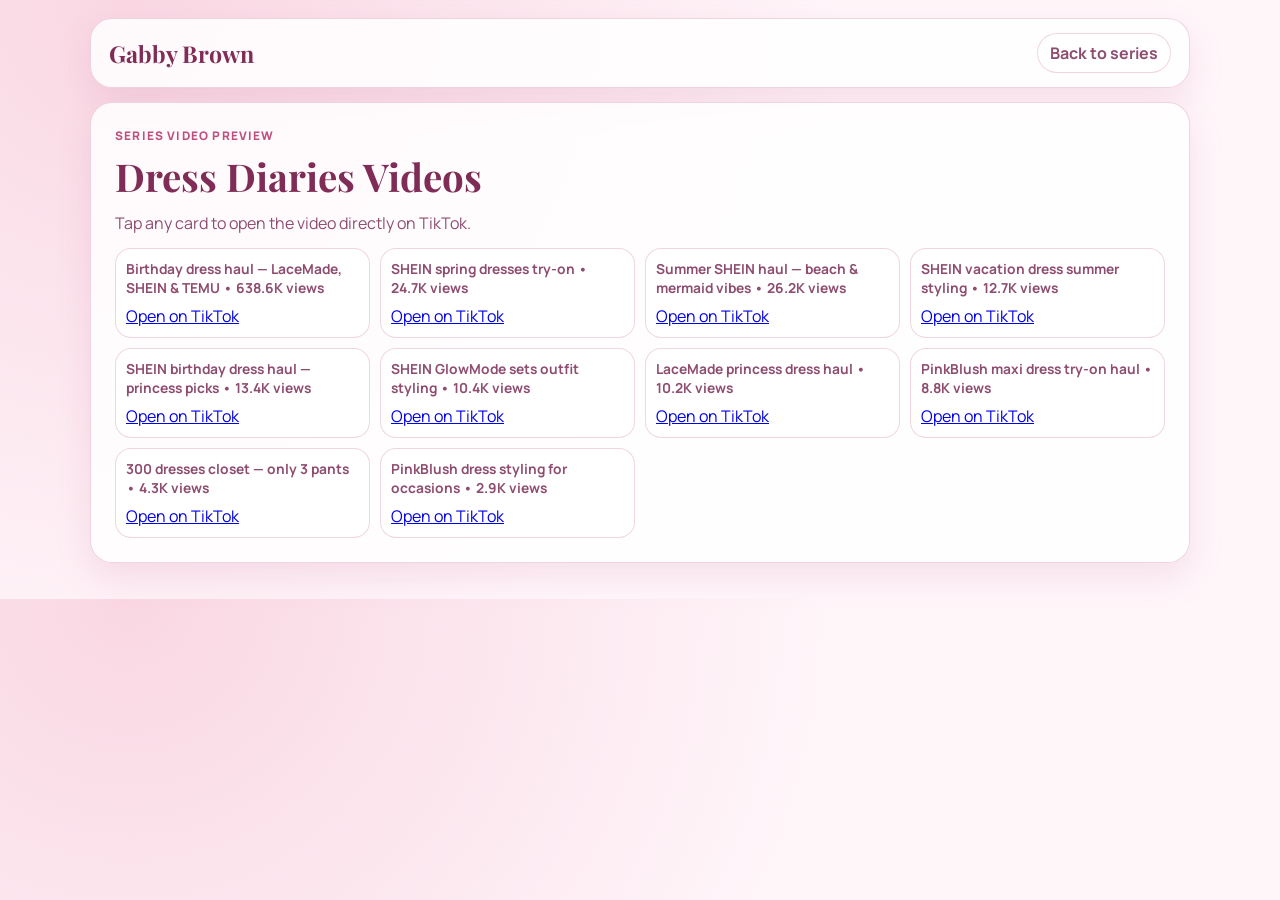
<file: series-videos.html>
<!DOCTYPE html>
<html lang="en">
<head>
  <meta charset="UTF-8">
  <meta name="viewport" content="width=device-width, initial-scale=1.0">
  <title>Series Topic Videos | Gabby Brown</title>
  <meta name="description" content="Preview top TikTok videos for each Feminine Fashion Series topic.">
  <link rel="preconnect" href="https://fonts.googleapis.com">
  <link rel="preconnect" href="https://fonts.gstatic.com" crossorigin>
  <link href="https://fonts.googleapis.com/css2?family=Playfair+Display:wght@600;700&family=Manrope:wght@400;500;700&display=swap" rel="stylesheet">
  <style>
    :root {
      --bg-a: #f9d7e3;
      --bg-b: #fff6fa;
      --ink: #672f4c;
      --ink-soft: #8e4d70;
      --line: rgba(198, 108, 149, 0.28);
      --card: rgba(255, 255, 255, 0.86);
      --title: #7f2d56;
    }

    * {
      box-sizing: border-box;
    }

    body {
      margin: 0;
      font-family: "Manrope", sans-serif;
      color: var(--ink);
      background: radial-gradient(circle at 10% 0%, var(--bg-a), var(--bg-b) 55%);
    }

    .wrap {
      width: min(1100px, 94vw);
      margin: 18px auto 36px;
      display: grid;
      gap: 14px;
    }

    .bar,
    .panel {
      border: 1px solid var(--line);
      border-radius: 22px;
      background: var(--card);
      box-shadow: 0 14px 34px rgba(198, 108, 149, 0.16);
    }

    .bar {
      padding: 14px 18px;
      display: flex;
      align-items: center;
      justify-content: space-between;
      gap: 12px;
    }

    .brand {
      text-decoration: none;
      color: var(--title);
      font-family: "Playfair Display", serif;
      font-weight: 700;
      font-size: 1.45rem;
    }

    .back {
      text-decoration: none;
      color: var(--ink-soft);
      font-weight: 700;
      border: 1px solid var(--line);
      border-radius: 999px;
      padding: 8px 12px;
      background: rgba(255, 255, 255, 0.78);
    }

    .panel {
      padding: clamp(16px, 2.8vw, 24px);
    }

    .kicker {
      margin: 0 0 6px;
      text-transform: uppercase;
      letter-spacing: 0.1em;
      font-size: 0.74rem;
      color: #be4f7f;
      font-weight: 800;
    }

    h1 {
      margin: 0;
      font-family: "Playfair Display", serif;
      color: var(--title);
      font-size: clamp(1.55rem, 4vw, 2.4rem);
    }

    .desc {
      margin: 10px 0 0;
      color: var(--ink-soft);
      max-width: 70ch;
    }

    .video-grid {
      margin-top: 14px;
      display: grid;
      grid-template-columns: repeat(4, minmax(0, 1fr));
      gap: 10px;
    }

    .video-card {
      border: 1px solid var(--line);
      border-radius: 16px;
      background: rgba(255, 255, 255, 0.85);
      padding: 10px;
    }

    .video-meta {
      margin: 0 0 8px;
      color: var(--ink-soft);
      font-size: 0.86rem;
      font-weight: 700;
    }

    .tiktok-embed {
      margin: 0 !important;
      min-width: 100% !important;
      max-width: 100% !important;
    }

    @media (max-width: 1100px) {
      .video-grid {
        grid-template-columns: repeat(3, minmax(0, 1fr));
      }
    }

    @media (max-width: 980px) {
      .video-grid {
        grid-template-columns: repeat(2, minmax(0, 1fr));
      }
    }

    @media (max-width: 700px) {
      .video-grid {
        grid-template-columns: 1fr;
      }
    }
  </style>
</head>
<body>
  <div class="wrap">
    <header class="bar">
      <a class="brand" href="index.html#top">Gabby Brown</a>
      <a class="back" href="index.html#story">Back to series</a>
    </header>

    <main class="panel">
      <p class="kicker">Series Video Preview</p>
      <h1 id="topic-title">Femenine Fashion Series</h1>
      <p class="desc">Tap any card to open the video directly on TikTok.</p>
      <section id="video-grid" class="video-grid" aria-label="Topic video previews"></section>
    </main>
  </div>

  <script>
    const topicData = {
      "dress-diaries": {
        title: "Dress Diaries",
        videos: [
          { id: "7504461138743119135", views: "638.6K views", label: "Birthday dress haul — LaceMade, SHEIN & TEMU" },
          { id: "7621332280509828383", views: "24.7K views",  label: "SHEIN spring dresses try-on" },
          { id: "7643968802933198111", views: "26.2K views",  label: "Summer SHEIN haul — beach & mermaid vibes" },
          { id: "7646958464853396767", views: "12.7K views",  label: "SHEIN vacation dress summer styling" },
          { id: "7649133498279791903", views: "13.4K views",  label: "SHEIN birthday dress haul — princess picks" },
          { id: "7644321950008970527", views: "10.4K views",  label: "SHEIN GlowMode sets outfit styling" },
          { id: "7647699747846802719", views: "10.2K views",  label: "LaceMade princess dress haul" },
          { id: "7644378509011340574", views: "8.8K views",   label: "PinkBlush maxi dress try-on haul" },
          { id: "7651757456711748895", views: "4.3K views",   label: "300 dresses closet — only 3 pants" },
          { id: "7652154014557097246", views: "2.9K views",   label: "PinkBlush dress styling for occasions" }
        ]
      },
      "thrift-treasure": {
        title: "Thrift Treasure",
        videos: [
          { id: "7649543714284637471", views: "3.6K views",   label: "Thrift with me — Goodwill color palette finds" },
          { id: "7646166981535599903", views: "2.7K views",   label: "Girly haul — Costa Rica boutique finds" },
          { id: "7645808378064719134", views: "3.5K views",   label: "LaceMade princess dress — vintage lace find" },
          { id: "7645124710027644191", views: "4.1K views",   label: "LaceMade birthday dress haul" },
          { id: "7651757456711748895", views: "4.3K views",   label: "Closet tour — feminine dress collection" }
        ]
      },
      "princess-parties": {
        title: "Princess Parties",
        videos: [
          { id: "7505909339182353695", views: "115.9K views", label: "Garden picnic birthday — Bridgerton aesthetic" },
          { id: "7504461138743119135", views: "638.6K views", label: "Birthday dress haul Pt.3 — princess fairy picks" },
          { id: "7649133498279791903", views: "13.4K views",  label: "SHEIN birthday gifts haul — princess theme" },
          { id: "7650283305430011166", views: "12.6K views",  label: "SHEIN feminine birthday haul" },
          { id: "7645808378064719134", views: "3.5K views",   label: "LaceMade vintage princess dress" },
          { id: "7645124710027644191", views: "4.1K views",   label: "LaceMade birthday dress worn at my party" }
        ]
      },
      "girly-lifestyle": {
        title: "Girly Lifestyle",
        videos: [
          { id: "7643968802933198111", views: "26.2K views",  label: "Summer SHEIN haul — beach mermaid lifestyle" },
          { id: "7621332280509828383", views: "24.7K views",  label: "SHEIN spring dresses — everyday feminine looks" },
          { id: "7651787353052187918", views: "12.5K views",  label: "SHEIN pink top — favorite daily wear" },
          { id: "7652533132226317599", views: "10.6K views",  label: "SHEIN PalaceNights princess pajama routine" },
          { id: "7644321950008970527", views: "10.4K views",  label: "SHEIN GlowMode gym sets" },
          { id: "7649017727415373087", views: "1.2K views",   label: "Wildflower Cases — new mermaid phone case" }
        ]
      },
      "closet-color-stories": {
        title: "Closet Color Stories",
        videos: [
          { id: "7504461138743119135", views: "638.6K views", label: "Dress haul — coquette floral palette" },
          { id: "7646958464853396767", views: "12.7K views",  label: "SHEIN summer vacation dress palette" },
          { id: "7651787353052187918", views: "12.5K views",  label: "Pink SHEIN top — color story everyday" },
          { id: "7646166981535599903", views: "2.7K views",   label: "Costa Rica haul — feminine color palette" },
          { id: "7644378509011340574", views: "8.8K views",   label: "PinkBlush floral maxi dresses color story" },
          { id: "7651757456711748895", views: "4.3K views",   label: "300 dress closet palette tour" },
          { id: "7652154014557097246", views: "2.9K views",   label: "PinkBlush occasion dresses — color variety" }
        ]
      },
      "orlando-vlog-notes": {
        title: "Orlando Vlog Notes",
        videos: [
          { id: "7505909339182353695", views: "115.9K views", label: "Garden picnic birthday vlog — Orlando" },
          { id: "7621332280509828383", views: "24.7K views",  label: "Spring SHEIN dresses — Orlando lifestyle" },
          { id: "7643968802933198111", views: "26.2K views",  label: "Summer beach haul — Orlando mermaid vibes" },
          { id: "7650283305430011166", views: "12.6K views",  label: "Birthday haul Orlando — feminine SHEIN" },
          { id: "7649017727415373087", views: "1.2K views",   label: "New phone case — creator day in Orlando" },
          { id: "7646166981535599903", views: "2.7K views",   label: "Shopping day — Costa Rica travel content" }
        ]
      }
    };

    const params = new URLSearchParams(window.location.search);
    const topicKey = params.get("topic") || "dress-diaries";
    const topic = topicData[topicKey] || topicData["dress-diaries"];

    document.getElementById("topic-title").textContent = topic.title + " Videos";

    const grid = document.getElementById("video-grid");
    topic.videos.forEach((video) => {
      const card = document.createElement("article");
      card.className = "video-card";
      card.innerHTML = `
        <p class="video-meta">${video.label} • ${video.views}</p>
        <blockquote
          class="tiktok-embed"
          cite="https://www.tiktok.com/@gabbybrownr/video/${video.id}"
          data-video-id="${video.id}"
          style="max-width: 605px; min-width: 325px;"
        >
          <section>
            <a target="_blank" rel="noopener" href="https://www.tiktok.com/@gabbybrownr/video/${video.id}">
              Open on TikTok
            </a>
          </section>
        </blockquote>
      `;
      grid.appendChild(card);
    });
  </script>
  <script async src="https://www.tiktok.com/embed.js"></script>
</body>
</html>
</file>
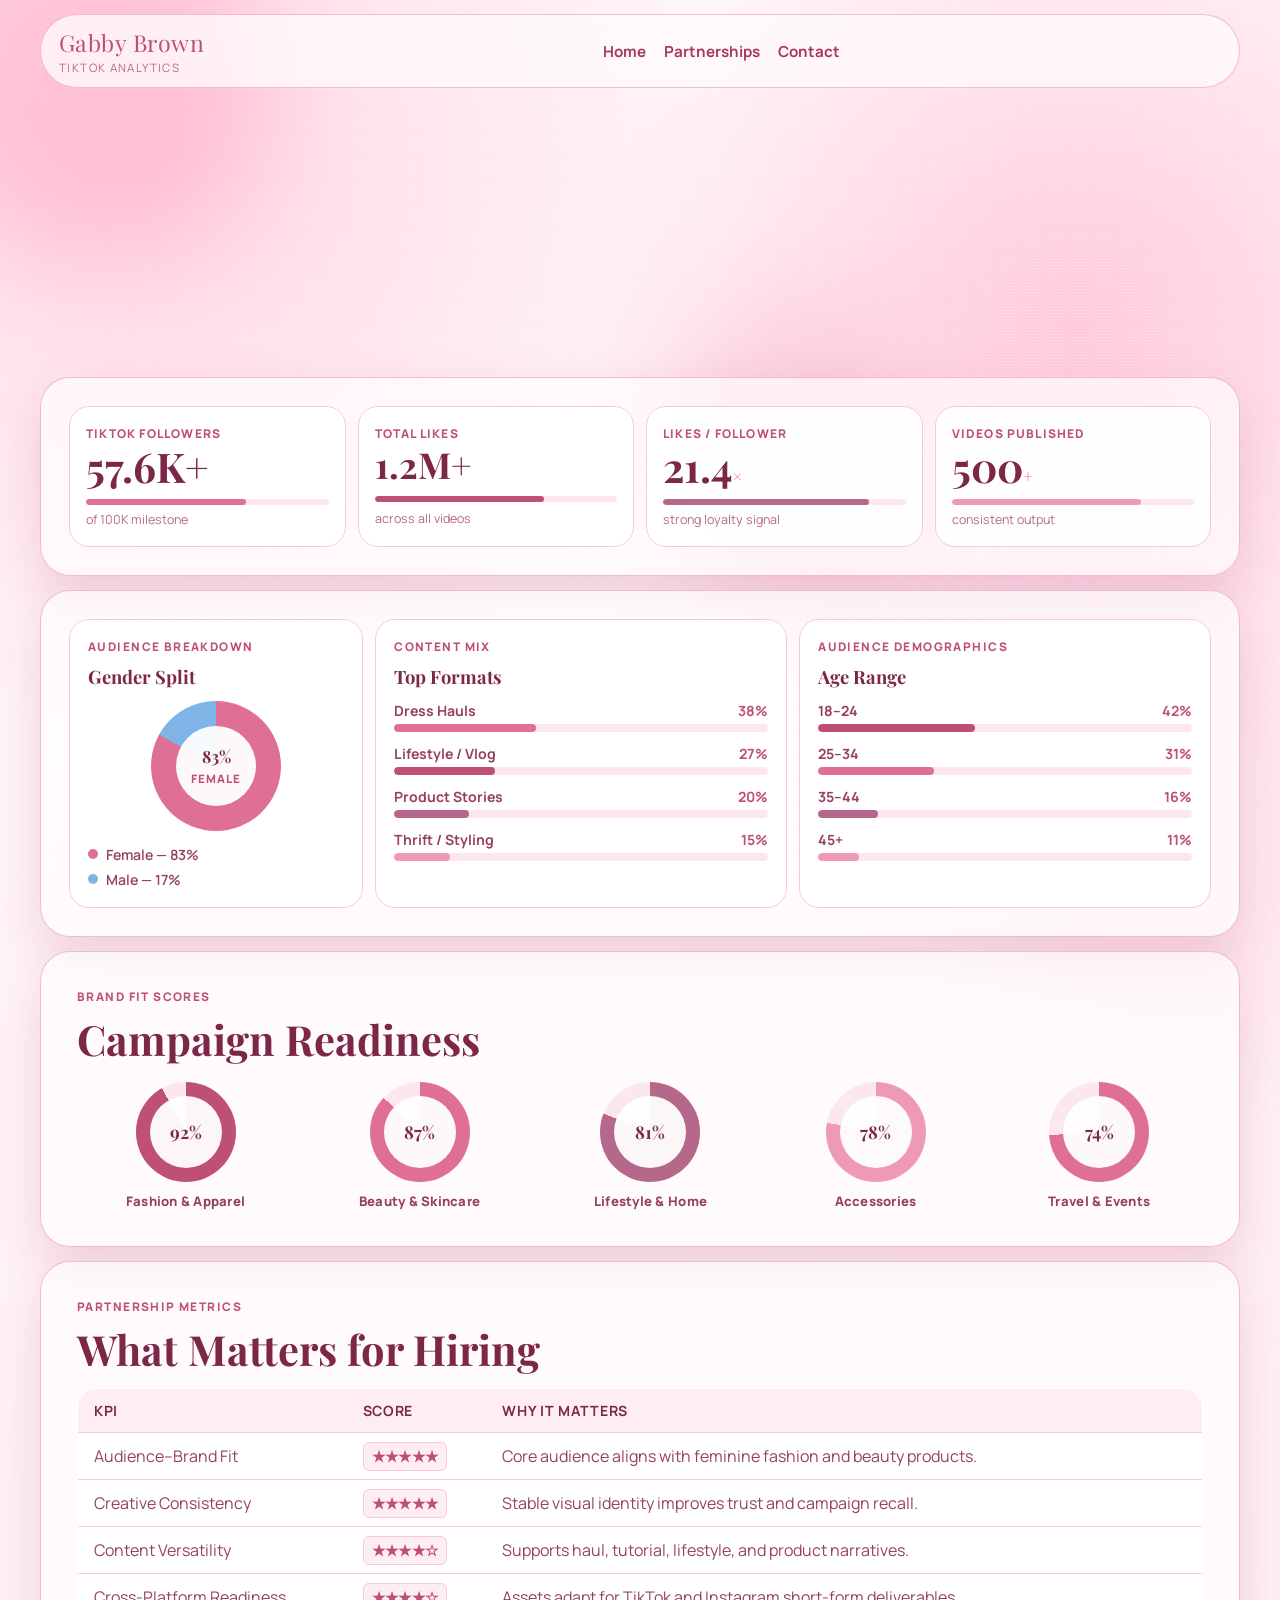
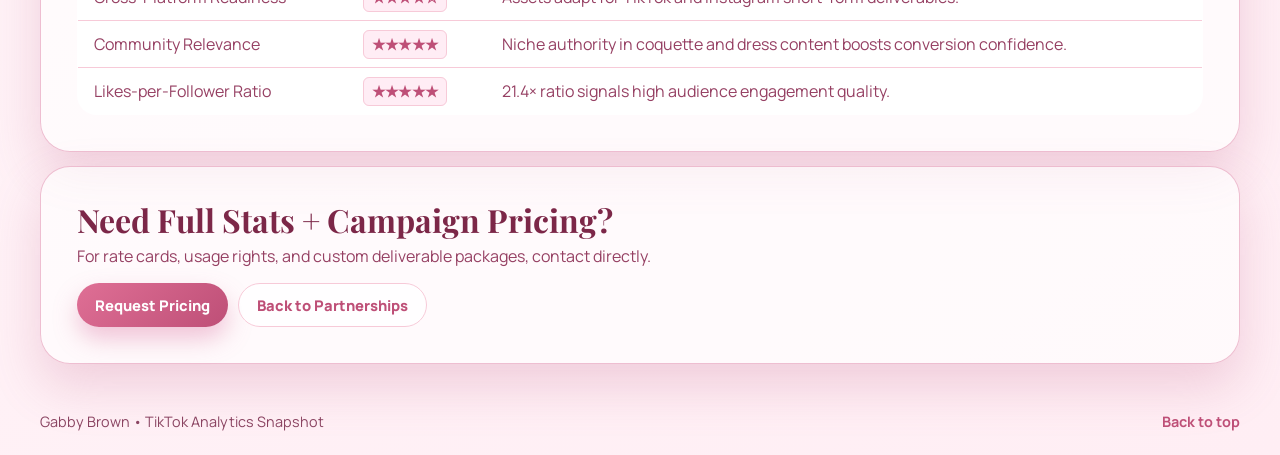
<file: tiktok-analytics.html>
<!DOCTYPE html>
<html lang="en">
<head>
  <meta charset="UTF-8">
  <meta name="viewport" content="width=device-width, initial-scale=1.0">
  <title>Gabby Brown | TikTok Analytics</title>
  <meta name="description" content="Hiring-focused TikTok analytics snapshot for Gabby Brown with audience and campaign-fit metrics.">
  <link rel="preconnect" href="https://fonts.googleapis.com">
  <link rel="preconnect" href="https://fonts.gstatic.com" crossorigin>
  <link href="https://fonts.googleapis.com/css2?family=Playfair+Display:ital,wght@0,500;0,700;1,500&family=Manrope:wght@300;400;500;700;800&display=swap" rel="stylesheet">
  <link rel="stylesheet" href="styles.css?v=8">
</head>
<body>
  <div class="bg-layer" aria-hidden="true">
    <div class="noise"></div>
    <div class="blush blush-a"></div>
    <div class="blush blush-b"></div>
    <div class="blush blush-c"></div>
  </div>

  <header class="site-header" id="top">
    <div class="brand-wrap">
      <a href="index.html#top" class="brand-mark" aria-label="Back to homepage">Gabby Brown</a>
      <p class="brand-sub">TikTok Analytics</p>
    </div>
    <nav class="site-nav" aria-label="Main navigation">
      <a href="index.html#top">Home</a>
      <a href="index.html#partnerships">Partnerships</a>
      <a href="index.html#connect">Contact</a>
    </nav>
  </header>

  <main class="analytics-main">

    <!-- Hero -->
    <section class="an-hero section-reveal">
      <div class="an-hero-text">
        <p class="kicker">Creator Analytics · @gabbybrownr</p>
        <h1>TikTok Performance Dashboard</h1>
        <p class="analytics-lead">Brand-facing metrics snapshot built for partnership decisions. Updated from latest profile data.</p>
      </div>
      <div class="an-hero-badges">
        <span class="an-badge">✦ Fashion Niche</span>
        <span class="an-badge">✦ 83% Female Audience</span>
        <span class="an-badge">✦ Bilingual Creator</span>
        <span class="an-badge">✦ Cross-Platform Ready</span>
      </div>
    </section>

    <!-- Top-line stat cards -->
    <section class="an-topline" aria-label="Top-line statistics">
      <div class="an-stat-card">
        <p class="an-stat-label">TikTok Followers</p>
        <p class="an-stat-number" data-target="65400">0</p>
        <div class="an-stat-bar-wrap" aria-hidden="true">
          <div class="an-stat-bar" style="--bar-w:66%; --bar-color: var(--pink-400);"></div>
        </div>
        <p class="an-stat-sub">of 100K milestone</p>
      </div>
      <div class="an-stat-card">
        <p class="an-stat-label">Total Likes</p>
        <p class="an-stat-number an-large" data-target="1400000">0</p>
        <div class="an-stat-bar-wrap" aria-hidden="true">
          <div class="an-stat-bar" style="--bar-w:70%; --bar-color: var(--pink-500);"></div>
        </div>
        <p class="an-stat-sub">across all videos</p>
      </div>
      <div class="an-stat-card">
        <p class="an-stat-label">Likes / Follower</p>
        <p class="an-stat-number">21.4<span class="an-stat-unit">×</span></p>
        <div class="an-stat-bar-wrap" aria-hidden="true">
          <div class="an-stat-bar" style="--bar-w:85%; --bar-color: var(--ink-500);"></div>
        </div>
        <p class="an-stat-sub">strong loyalty signal</p>
      </div>
      <div class="an-stat-card">
        <p class="an-stat-label">Videos Published</p>
        <p class="an-stat-number">500<span class="an-stat-unit">+</span></p>
        <div class="an-stat-bar-wrap" aria-hidden="true">
          <div class="an-stat-bar" style="--bar-w:78%; --bar-color: var(--pink-300);"></div>
        </div>
        <p class="an-stat-sub">consistent output</p>
      </div>
    </section>

    <!-- Audience split + content mix -->
    <section class="an-mid-row">

      <!-- Gender donut -->
      <div class="an-panel">
        <p class="kicker">Audience Breakdown</p>
        <h2>Gender Split</h2>
        <div class="an-donut-wrap">
          <div class="an-donut" style="--female:83; --male:17;" aria-label="83% female, 17% male">
            <span class="an-donut-label">83%<br><small>Female</small></span>
          </div>
          <ul class="an-donut-legend">
            <li><span class="an-dot" style="background:var(--pink-400);"></span>Female — 83%</li>
            <li><span class="an-dot" style="background:#7fb5e6;"></span>Male — 17%</li>
          </ul>
        </div>
      </div>

      <!-- Content mix bars -->
      <div class="an-panel">
        <p class="kicker">Content Mix</p>
        <h2>Top Formats</h2>
        <ul class="an-bar-list">
          <li>
            <div class="an-bar-row">
              <span>Dress Hauls</span><span class="an-pct">38%</span>
            </div>
            <div class="an-bar-wrap"><div class="an-bar-fill" style="--w:38%; --c:var(--pink-400);"></div></div>
          </li>
          <li>
            <div class="an-bar-row">
              <span>Lifestyle / Vlog</span><span class="an-pct">27%</span>
            </div>
            <div class="an-bar-wrap"><div class="an-bar-fill" style="--w:27%; --c:var(--pink-500);"></div></div>
          </li>
          <li>
            <div class="an-bar-row">
              <span>Product Stories</span><span class="an-pct">20%</span>
            </div>
            <div class="an-bar-wrap"><div class="an-bar-fill" style="--w:20%; --c:var(--ink-500);"></div></div>
          </li>
          <li>
            <div class="an-bar-row">
              <span>Thrift / Styling</span><span class="an-pct">15%</span>
            </div>
            <div class="an-bar-wrap"><div class="an-bar-fill" style="--w:15%; --c:var(--pink-300);"></div></div>
          </li>
        </ul>
      </div>

      <!-- Age range bars -->
      <div class="an-panel">
        <p class="kicker">Audience Demographics</p>
        <h2>Age Range</h2>
        <ul class="an-bar-list">
          <li>
            <div class="an-bar-row"><span>18–24</span><span class="an-pct">42%</span></div>
            <div class="an-bar-wrap"><div class="an-bar-fill" style="--w:42%; --c:var(--pink-500);"></div></div>
          </li>
          <li>
            <div class="an-bar-row"><span>25–34</span><span class="an-pct">31%</span></div>
            <div class="an-bar-wrap"><div class="an-bar-fill" style="--w:31%; --c:var(--pink-400);"></div></div>
          </li>
          <li>
            <div class="an-bar-row"><span>35–44</span><span class="an-pct">16%</span></div>
            <div class="an-bar-wrap"><div class="an-bar-fill" style="--w:16%; --c:var(--ink-500);"></div></div>
          </li>
          <li>
            <div class="an-bar-row"><span>45+</span><span class="an-pct">11%</span></div>
            <div class="an-bar-wrap"><div class="an-bar-fill" style="--w:11%; --c:var(--pink-300);"></div></div>
          </li>
        </ul>
      </div>
    </section>

    <!-- Brand fit scores -->
    <section class="an-fit-section">
      <div class="section-head">
        <p class="kicker">Brand Fit Scores</p>
        <h2>Campaign Readiness</h2>
      </div>
      <div class="an-fit-grid">
        <div class="an-fit-card">
          <div class="an-ring" style="--pct:92; --ring-color:var(--pink-500);">
            <span class="an-ring-num">92%</span>
          </div>
          <p class="an-fit-label">Fashion &amp; Apparel</p>
        </div>
        <div class="an-fit-card">
          <div class="an-ring" style="--pct:87; --ring-color:var(--pink-400);">
            <span class="an-ring-num">87%</span>
          </div>
          <p class="an-fit-label">Beauty &amp; Skincare</p>
        </div>
        <div class="an-fit-card">
          <div class="an-ring" style="--pct:81; --ring-color:var(--ink-500);">
            <span class="an-ring-num">81%</span>
          </div>
          <p class="an-fit-label">Lifestyle &amp; Home</p>
        </div>
        <div class="an-fit-card">
          <div class="an-ring" style="--pct:78; --ring-color:var(--pink-300);">
            <span class="an-ring-num">78%</span>
          </div>
          <p class="an-fit-label">Accessories</p>
        </div>
        <div class="an-fit-card">
          <div class="an-ring" style="--pct:74; --ring-color:var(--pink-400);">
            <span class="an-ring-num">74%</span>
          </div>
          <p class="an-fit-label">Travel &amp; Events</p>
        </div>
      </div>
    </section>

    <!-- KPI table -->
    <section class="analytics-table-wrap" aria-label="Partnership KPI checklist">
      <div class="section-head">
        <p class="kicker">Partnership Metrics</p>
        <h2>What Matters for Hiring</h2>
      </div>
      <table class="analytics-table">
        <thead>
          <tr>
            <th>KPI</th>
            <th>Score</th>
            <th>Why It Matters</th>
          </tr>
        </thead>
        <tbody>
          <tr>
            <td>Audience–Brand Fit</td>
            <td><span class="an-badge an-badge-score">★★★★★</span></td>
            <td>Core audience aligns with feminine fashion and beauty products.</td>
          </tr>
          <tr>
            <td>Creative Consistency</td>
            <td><span class="an-badge an-badge-score">★★★★★</span></td>
            <td>Stable visual identity improves trust and campaign recall.</td>
          </tr>
          <tr>
            <td>Content Versatility</td>
            <td><span class="an-badge an-badge-score">★★★★☆</span></td>
            <td>Supports haul, tutorial, lifestyle, and product narratives.</td>
          </tr>
          <tr>
            <td>Cross-Platform Readiness</td>
            <td><span class="an-badge an-badge-score">★★★★☆</span></td>
            <td>Assets adapt for TikTok and Instagram short-form deliverables.</td>
          </tr>
          <tr>
            <td>Community Relevance</td>
            <td><span class="an-badge an-badge-score">★★★★★</span></td>
            <td>Niche authority in coquette and dress content boosts conversion confidence.</td>
          </tr>
          <tr>
            <td>Likes-per-Follower Ratio</td>
            <td><span class="an-badge an-badge-score">★★★★★</span></td>
            <td>21.4× ratio signals high audience engagement quality.</td>
          </tr>
        </tbody>
      </table>
    </section>

    <!-- CTA -->
    <section class="analytics-cta">
      <h2>Need Full Stats + Campaign Pricing?</h2>
      <p>For rate cards, usage rights, and custom deliverable packages, contact directly.</p>
      <div class="cta-row">
        <a class="coq-btn coq-btn-solid" href="mailto:gabbybrowncontent@gmail.com?subject=TikTok%20Analytics%20%26%20Pricing">Request Pricing</a>
        <a class="coq-btn coq-btn-ghost" href="index.html#partnerships">Back to Partnerships</a>
      </div>
    </section>

  </main>

  <footer class="site-footer">
    <p>Gabby Brown • TikTok Analytics Snapshot</p>
    <a href="#top">Back to top</a>
  </footer>

  <script>
    // Animate counters
    document.querySelectorAll('.an-stat-number[data-target]').forEach(el => {
      const target = parseInt(el.dataset.target, 10);
      const duration = 1800;
      const step = 16;
      const increment = target / (duration / step);
      let current = 0;
      const timer = setInterval(() => {
        current += increment;
        if (current >= target) { current = target; clearInterval(timer); }
        el.textContent = target >= 1000000
          ? (current / 1000000).toFixed(1) + 'M+'
          : target >= 1000
            ? (current / 1000).toFixed(1) + 'K+'
            : Math.round(current).toString();
      }, step);
    });

    // Animate progress bars on scroll
    const observer = new IntersectionObserver(entries => {
      entries.forEach(e => {
        if (e.isIntersecting) e.target.classList.add('an-animated');
      });
    }, { threshold: 0.3 });

    document.querySelectorAll('.an-stat-bar, .an-bar-fill, .an-ring').forEach(el => observer.observe(el));

    // Section reveal
    document.querySelectorAll('.section-reveal').forEach(el => observer.observe(el));
  </script>
</body>
</html>
</file>
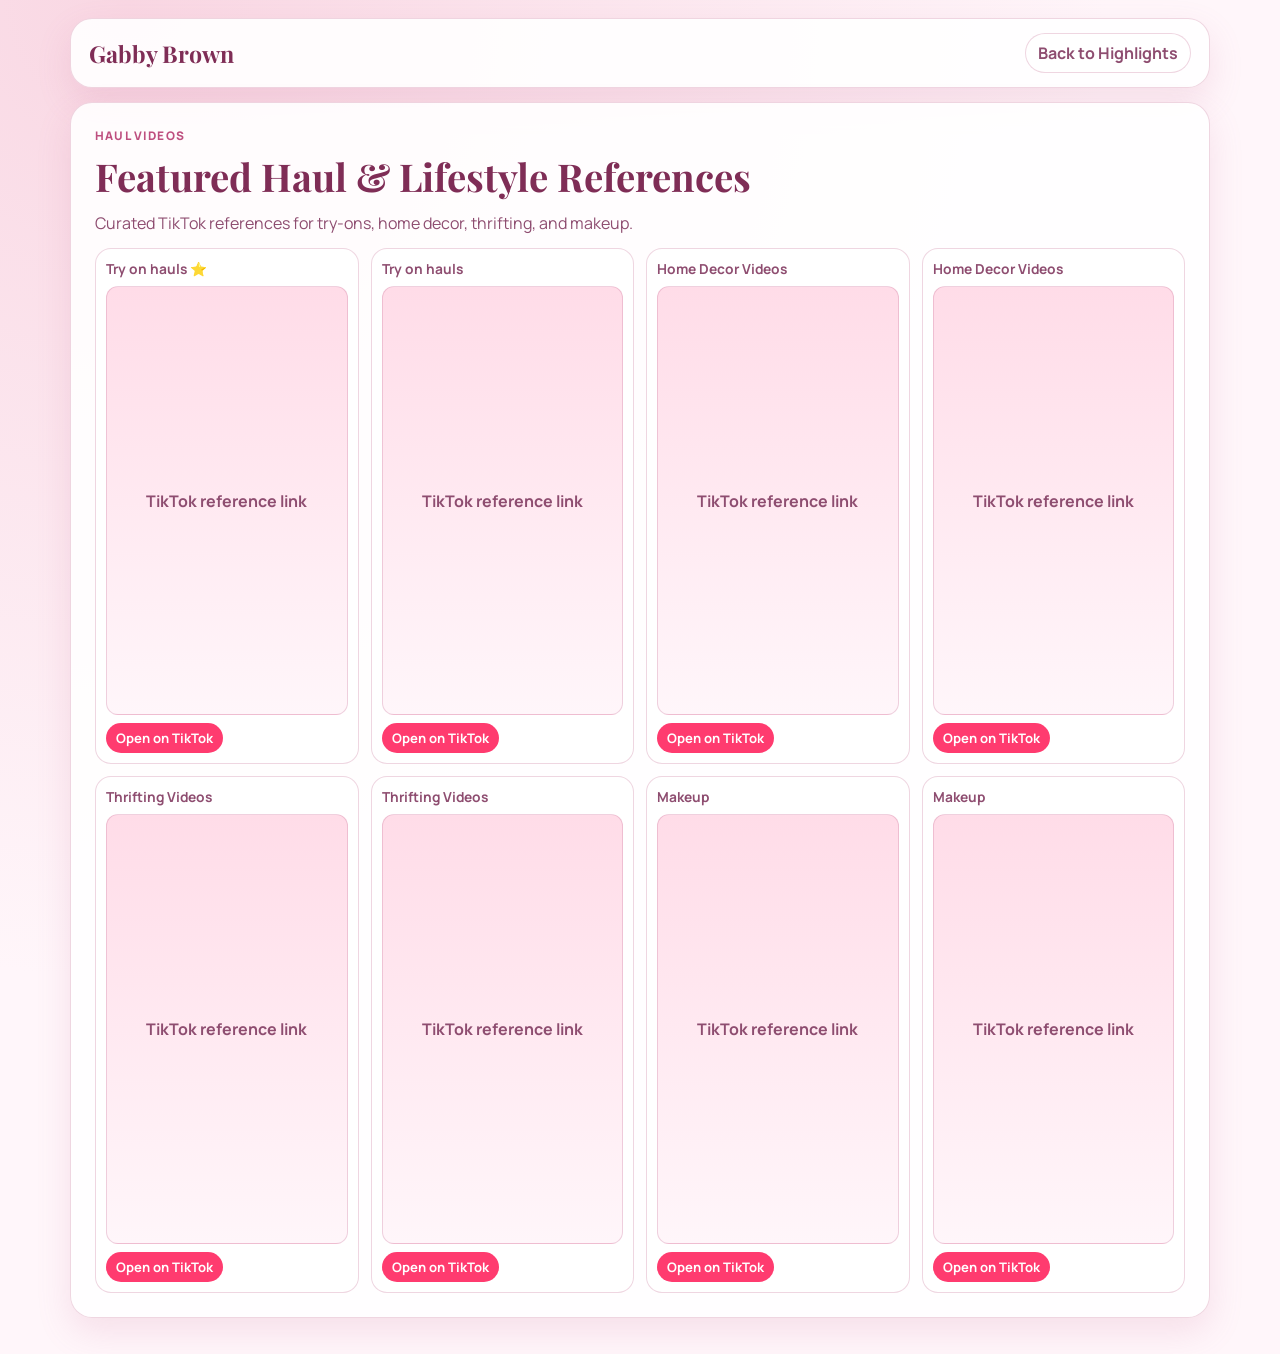
<file: video-collection.html>
<!DOCTYPE html>
<html lang="en">
<head>
  <meta charset="UTF-8">
  <meta name="viewport" content="width=device-width, initial-scale=1.0">
  <title>Video Collection | Gabby Brown</title>
  <meta name="description" content="Top Gabby Brown haul and product story videos.">
  <link rel="preconnect" href="https://fonts.googleapis.com">
  <link rel="preconnect" href="https://fonts.gstatic.com" crossorigin>
  <link href="https://fonts.googleapis.com/css2?family=Playfair+Display:wght@600;700&family=Manrope:wght@400;500;700&display=swap" rel="stylesheet">
  <style>
    :root {
      --bg-a: #f9d7e3;
      --bg-b: #fff6fa;
      --ink: #672f4c;
      --ink-soft: #8e4d70;
      --line: rgba(198, 108, 149, 0.28);
      --card: rgba(255, 255, 255, 0.9);
      --title: #7f2d56;
    }

    * { box-sizing: border-box; }

    body {
      margin: 0;
      font-family: "Manrope", sans-serif;
      color: var(--ink);
      background: radial-gradient(circle at 10% 0%, var(--bg-a), var(--bg-b) 55%);
    }

    .wrap {
      width: min(1140px, 94vw);
      margin: 18px auto 36px;
      display: grid;
      gap: 14px;
    }

    .bar,
    .panel {
      border: 1px solid var(--line);
      border-radius: 22px;
      background: var(--card);
      box-shadow: 0 14px 34px rgba(198, 108, 149, 0.16);
    }

    .bar {
      padding: 14px 18px;
      display: flex;
      align-items: center;
      justify-content: space-between;
      gap: 12px;
    }

    .brand {
      text-decoration: none;
      color: var(--title);
      font-family: "Playfair Display", serif;
      font-weight: 700;
      font-size: 1.45rem;
    }

    .back {
      text-decoration: none;
      color: var(--ink-soft);
      font-weight: 700;
      border: 1px solid var(--line);
      border-radius: 999px;
      padding: 8px 12px;
      background: rgba(255, 255, 255, 0.8);
    }

    .panel {
      padding: clamp(16px, 2.8vw, 24px);
    }

    .kicker {
      margin: 0 0 6px;
      text-transform: uppercase;
      letter-spacing: 0.1em;
      font-size: 0.74rem;
      color: #be4f7f;
      font-weight: 800;
    }

    h1 {
      margin: 0;
      font-family: "Playfair Display", serif;
      color: var(--title);
      font-size: clamp(1.55rem, 4vw, 2.4rem);
    }

    .desc {
      margin: 10px 0 0;
      color: var(--ink-soft);
      max-width: 70ch;
    }

    .video-grid {
      margin-top: 14px;
      display: grid;
      grid-template-columns: repeat(4, minmax(0, 1fr));
      gap: 12px;
    }

    .video-card {
      border: 1px solid var(--line);
      border-radius: 16px;
      background: #fff;
      padding: 10px;
    }

    .video-meta {
      margin: 0 0 8px;
      color: var(--ink-soft);
      font-size: 0.86rem;
      font-weight: 700;
    }

    .video-frame-wrap {
      border-radius: 12px;
      overflow: hidden;
      background: #000;
      border: 1px solid var(--line);
    }

    .video-frame {
      display: block;
      width: 100%;
      aspect-ratio: 9 / 16;
      border: 0;
    }

    .video-link {
      margin-top: 8px;
      display: inline-flex;
      text-decoration: none;
      color: #fff;
      background: #ff3b6f;
      border-radius: 999px;
      padding: 6px 10px;
      font-size: 0.82rem;
      font-weight: 700;
    }

    @media (max-width: 1100px) {
      .video-grid {
        grid-template-columns: repeat(3, minmax(0, 1fr));
      }
    }

    @media (max-width: 900px) {
      .video-grid {
        grid-template-columns: repeat(2, minmax(0, 1fr));
      }
    }

    @media (max-width: 680px) {
      .video-grid {
        grid-template-columns: 1fr;
      }
    }
  </style>
</head>
<body>
  <div class="wrap">
    <header class="bar">
      <a class="brand" href="index.html#top">Gabby Brown</a>
      <a class="back" href="index.html#story">Back to Highlights</a>
    </header>

    <main class="panel">
      <p class="kicker" id="topic-kicker">Video Collection</p>
      <h1 id="topic-title">Top Videos</h1>
      <p class="desc" id="topic-desc">Curated top videos.</p>
      <section id="video-grid" class="video-grid" aria-label="Top videos"></section>
    </main>
  </div>

  <script>
    const topicData = {
      "haul-videos": {
        kicker: "Haul Videos",
        title: "Featured Haul & Lifestyle References",
        desc: "Curated TikTok references for try-ons, home decor, thrifting, and makeup.",
        videos: [
          { url: "https://www.tiktok.com/t/ZP8sWnEpM/", label: "Try on hauls", featured: true },
          { url: "https://www.tiktok.com/t/ZP8s71rYQ/", label: "Try on hauls" },
          { url: "https://www.tiktok.com/t/ZP8sWWRpN/", label: "Home Decor Videos" },
          { url: "https://www.tiktok.com/t/ZP8sW4n9t/", label: "Home Decor Videos" },
          { url: "https://www.tiktok.com/t/ZP8sWsSBb/", label: "Thrifting Videos" },
          { url: "https://www.tiktok.com/t/ZP8sWGocT/", label: "Thrifting Videos" },
          { url: "https://www.tiktok.com/t/ZP8sWE9Nn/", label: "Makeup" },
          { url: "https://www.tiktok.com/t/ZP8sWon7o/", label: "Makeup" }
        ]
      },
      "product-stories": {
        kicker: "Product Stories",
        title: "Top 10 Product Story Videos",
        desc: "Highest-view product-focused stories and recommendations.",
        videos: [
          { id: "7504461138743119135", views: 638600, label: "LaceMade, SHEIN & TEMU product picks" },
          { id: "7505909339182353695", views: 115900, label: "Birthday event products and accessories" },
          { id: "7643968802933198111", views: 26200, label: "SHEIN summer product selection" },
          { id: "7621332280509828383", views: 24700, label: "Spring dresses product showcase" },
          { id: "7649133498279791903", views: 13400, label: "Birthday gift product haul" },
          { id: "7646958464853396767", views: 12700, label: "Vacation dress product edit" },
          { id: "7650283305430011166", views: 12600, label: "SHEIN feminine product review" },
          { id: "7651787353052187918", views: 12500, label: "Pink top product styling" },
          { id: "7644321950008970527", views: 10400, label: "GlowMode activewear story" },
          { id: "7644378509011340574", views: 8800, label: "PinkBlush dress product story" }
        ]
      }
    };

    function formatViews(count) {
      if (count >= 1000000) {
        return (count / 1000000).toFixed(1) + "M views";
      }
      if (count >= 1000) {
        return (count / 1000).toFixed(1) + "K views";
      }
      return count + " views";
    }

    const params = new URLSearchParams(window.location.search);
    const key = params.get("topic") || "haul-videos";
    const topic = topicData[key] || topicData["haul-videos"];

    document.getElementById("topic-kicker").textContent = topic.kicker;
    document.getElementById("topic-title").textContent = topic.title;
    document.getElementById("topic-desc").textContent = topic.desc;

    const grid = document.getElementById("video-grid");
    topic.videos.slice(0, 10).forEach((video) => {
      const card = document.createElement("article");
      card.className = "video-card";

      if (video.id) {
        const url = `https://www.tiktok.com/@gabbybrownr/video/${video.id}`;
        card.innerHTML = `
          <p class="video-meta">${video.label} • ${formatViews(video.views)}</p>
          <div class="video-frame-wrap">
            <iframe
              class="video-frame"
              src="https://www.tiktok.com/player/v1/${video.id}?controls=1&music_info=0&description=0&rel=0"
              title="${video.label}"
              allow="encrypted-media; fullscreen"
              loading="lazy"
              referrerpolicy="strict-origin-when-cross-origin"
            ></iframe>
          </div>
          <a class="video-link" href="${url}" target="_blank" rel="noopener">Open on TikTok</a>
        `;
      } else {
        const featuredTag = video.featured ? " ⭐" : "";
        card.innerHTML = `
          <p class="video-meta">${video.label}${featuredTag}</p>
          <div class="video-frame-wrap" style="display:flex;align-items:center;justify-content:center;aspect-ratio:9/16;background:linear-gradient(180deg,#ffdce8,#fff6fa);color:#8e4d70;font-weight:700;text-align:center;padding:14px;">
            TikTok reference link
          </div>
          <a class="video-link" href="${video.url}" target="_blank" rel="noopener">Open on TikTok</a>
        `;
      }

      grid.appendChild(card);
    });
  </script>
</body>
</html>
</file>
<file: styles.css>
:root {
  --bg-1: #fff7fa;
  --bg-2: #ffeef4;
  --pink-100: #fde7ef;
  --pink-200: #f7cad8;
  --pink-300: #ee9ab4;
  --pink-400: #df6f95;
  --pink-500: #be4f77;
  --ink-900: #7c2748;
  --ink-700: #964063;
  --ink-500: #b5688a;
  --ink: #964063;
  --rose-title: #7c2748;
  --rose-subtitle: #a8385f;
  --rose-body: #8a4361;
  --rose-soft: #b5688a;
  --glass: rgba(255, 255, 255, 0.66);
  --line: rgba(232, 170, 194, 0.75);
  --shadow: 0 22px 50px rgba(194, 98, 140, 0.24);
  --radius-xl: 30px;
  --radius-lg: 20px;
  --radius-md: 14px;
}

* {
  box-sizing: border-box;
  margin: 0;
  padding: 0;
}

html {
  scroll-behavior: smooth;
  scroll-padding-top: 88px;
}

body {
  font-family: "Manrope", sans-serif;
  color: var(--rose-body);
  background:
    radial-gradient(circle at 12% 8%, #ffd6e6 0, transparent 26%),
    radial-gradient(circle at 84% 16%, #ffc9dd 0, transparent 24%),
    linear-gradient(145deg, var(--bg-1), var(--bg-2));
  min-height: 100vh;
  overflow-x: hidden;
}

.bg-layer {
  position: fixed;
  inset: 0;
  z-index: -1;
  pointer-events: none;
}

.noise {
  position: absolute;
  inset: 0;
  background-image: radial-gradient(rgba(255, 255, 255, 0.35) 0.6px, transparent 0.6px);
  background-size: 3px 3px;
}

.blush {
  position: absolute;
  border-radius: 999px;
  filter: blur(55px);
  opacity: 0.42;
}

.blush-a {
  width: 360px;
  height: 360px;
  background: #ff99bd;
  top: -100px;
  left: -90px;
}

.blush-b {
  width: 420px;
  height: 420px;
  background: #ffd8e8;
  bottom: -140px;
  right: -100px;
}

.blush-c {
  width: 260px;
  height: 260px;
  background: #f5abc6;
  top: 35%;
  right: 28%;
}

.site-header {
  position: sticky;
  top: 0;
  z-index: 30;
  width: min(1200px, 94vw);
  margin: 14px auto 0;
  border: 1px solid var(--line);
  border-radius: 999px;
  background: rgba(255, 250, 252, 0.8);
  backdrop-filter: blur(12px);
  display: flex;
  align-items: center;
  justify-content: space-between;
  flex-wrap: wrap;
  gap: 18px;
  padding: 12px 18px;
}

.brand-wrap {
  display: grid;
  gap: 2px;
}

.brand-mark {
  font-family: "Playfair Display", serif;
  font-size: clamp(1.05rem, 2.2vw, 1.45rem);
  color: var(--pink-500);
  text-decoration: none;
  letter-spacing: 0.02em;
}

.brand-sub {
  font-size: 0.72rem;
  letter-spacing: 0.12em;
  text-transform: uppercase;
  color: var(--rose-soft);
}

.site-nav {
  display: flex;
  flex: 1;
  justify-content: center;
  flex-wrap: wrap;
  gap: 10px 18px;
}

.site-nav a {
  text-decoration: none;
  color: var(--rose-subtitle);
  font-weight: 700;
  font-size: 0.95rem;
  position: relative;
  white-space: nowrap;
}

@media (max-width: 1080px) {
  .site-header {
    gap: 12px;
  }

  .brand-sub {
    display: none;
  }

  .site-nav {
    justify-content: flex-start;
    gap: 8px 14px;
  }

  .site-nav a {
    font-size: 0.9rem;
  }
}

.site-nav a::after {
  content: "";
  position: absolute;
  left: 0;
  bottom: -4px;
  width: 0;
  height: 2px;
  border-radius: 2px;
  background: linear-gradient(90deg, var(--pink-400), var(--pink-500));
  transition: width 0.24s ease;
}

.site-nav a:hover::after,
.site-nav a:focus-visible::after,
.site-nav a.active::after {
  width: 100%;
}

.menu-toggle {
  display: none;
  border: 1px solid var(--line);
  border-radius: 12px;
  background: rgba(255, 255, 255, 0.72);
  padding: 8px;
}

.menu-toggle span {
  display: block;
  width: 19px;
  height: 2px;
  background: var(--pink-500);
  margin: 4px 0;
  transition: transform 0.24s ease, opacity 0.24s ease;
}

main {
  width: min(1200px, 94vw);
  margin: 18px auto 48px;
  display: grid;
  gap: 16px;
}

.hero,
.story,
.services,
.moodboard,
.numbers,
.connect {
  border: 1px solid var(--line);
  border-radius: var(--radius-xl);
  background: var(--glass);
  box-shadow: var(--shadow);
  padding: clamp(22px, 4vw, 40px);
}

.hero {
  display: grid;
  grid-template-columns: 1.35fr 1fr;
  gap: 18px;
  align-items: stretch;
}

.hero-image {
  grid-column: 1 / -1;
  border-radius: var(--radius-lg);
  overflow: hidden;
  border: 1px solid var(--pink-200);
  background: linear-gradient(155deg, rgba(255, 255, 255, 0.9), rgba(252, 224, 236, 0.8));
  display: flex;
  align-items: center;
  justify-content: center;
  min-height: 0;
  position: relative;
}


.hero-collage-carousel {
  padding: 14px;
  display: grid;
  grid-template-columns: auto minmax(0, 1fr) auto;
  gap: 10px;
  align-items: center;
  justify-content: center;
  max-width: 440px;
  width: 100%;
  margin: 0 auto;
}

.collage-viewport {
  width: 100%;
  overflow: hidden;
  border-radius: var(--radius-lg);
}

.collage-track {
  display: flex;
  transition: transform 0.34s ease;
  touch-action: pan-y;
}

.collage-card {
  flex: 0 0 100%;
  margin: 0;
  border-radius: var(--radius-lg);
  border: 1px solid var(--pink-200);
  background: rgba(255, 255, 255, 0.84);
  overflow: hidden;
  display: grid;
  grid-template-rows: auto auto;
  box-shadow: 0 12px 26px rgba(194, 98, 140, 0.18);
}

.collage-card .gabby-photo {
  height: clamp(300px, 40vw, 420px) !important;
  max-height: 420px;
}

.gabby-photo {
  display: block;
  width: 100%;
  max-width: 100%;
  height: 100%;
  max-height: none;
  object-fit: cover;
  object-position: center;
  border-radius: 0;
}

.collage-card figcaption {
  padding: 8px 12px 10px;
  text-align: center;
  color: var(--pink-500);
  font-size: 0.82rem;
  letter-spacing: 0.09em;
  text-transform: uppercase;
  font-weight: 800;
}

.collage-card:hover {
  transform: translateY(-2px);
  transition: transform 0.2s ease;
}

@media (max-width: 760px) {
  .hero-collage-carousel {
    max-width: 320px;
  }

  .collage-card .gabby-photo {
    height: clamp(260px, 70vw, 380px) !important;
  }
}

.slider-arrow {
  width: 44px;
  height: 44px;
  border-radius: 999px;
  border: 1px solid var(--pink-200);
  background: rgba(255, 255, 255, 0.86);
  color: var(--pink-500);
  font-size: 1.3rem;
  font-weight: 700;
  line-height: 1;
  cursor: pointer;
  transition: transform 0.2s ease, box-shadow 0.2s ease;
}

.slider-arrow:hover,
.slider-arrow:focus-visible {
  transform: translateY(-1px);
  box-shadow: 0 10px 20px rgba(194, 98, 140, 0.22);
}

@media (max-width: 760px) {
  .slider-arrow {
    display: none;
  }
}

.image-placeholder {
  position: absolute;
  color: var(--pink-400);
  font-weight: 700;
  font-size: 1rem;
  text-align: center;
  padding: 20px;
}

.hero-about {
  grid-column: 1 / -1;
  background: linear-gradient(135deg, rgba(255, 255, 255, 0.92), rgba(252, 224, 236, 0.7));
  border: 1px solid var(--pink-200);
  border-radius: var(--radius-lg);
  padding: 28px 32px;
  max-width: 900px;
  width: 100%;
  margin: 0 auto;
  text-align: center;
}

.hero > .numbers.snapshot-inline {
  grid-column: 1 / -1;
  max-width: 900px;
  width: 100%;
  margin: 0 auto;
  justify-self: center;
}

.about-collage {
  grid-column: 1 / -1;
  max-width: 640px;
  width: min(640px, 88%);
  margin: 0 auto;
  border: 1px solid var(--pink-200);
  border-radius: var(--radius-lg);
  overflow: hidden;
  background: rgba(255, 255, 255, 0.84);
  display: flex;
  justify-content: center;
  align-items: center;
  padding: 10px;
}

.about-collage img {
  display: block;
  width: auto;
  max-width: 100%;
  height: auto;
  max-height: 340px;
  object-fit: contain;
  margin: 0 auto;
}

.hero-about .card-label {
  margin-bottom: 10px;
}

.about-bio {
  font-size: 1.05rem;
  line-height: 1.7;
  color: var(--ink);
  max-width: 680px;
  margin: 0 auto;
}

.kicker {
  text-transform: uppercase;
  letter-spacing: 0.12em;
  font-size: 0.74rem;
  color: var(--pink-500);
  font-weight: 800;
  margin-bottom: 12px;
}

h1,
h2,
h3 {
  font-family: "Playfair Display", serif;
  line-height: 1.08;
  color: var(--rose-title);
}

h1 .script {
  display: block;
  font-family: "Great Vibes", cursive;
  font-size: clamp(2rem, 6vw, 4rem);
  font-weight: 400;
  color: var(--pink-400);
}

h1 .title {
  display: block;
  font-size: clamp(1.9rem, 5.8vw, 4.2rem);
  color: var(--rose-title);
}

.lead {
  max-width: 52ch;
  color: var(--rose-body);
  margin-top: 14px;
  margin-bottom: 22px;
  font-size: 1.04rem;
}

p,
li {
  color: var(--rose-body);
}

.cta-row {
  display: flex;
  gap: 10px;
  flex-wrap: wrap;
}

.coq-btn {
  text-decoration: none;
  border-radius: 999px;
  display: inline-flex;
  align-items: center;
  justify-content: center;
  padding: 11px 18px;
  font-weight: 800;
  font-size: 0.92rem;
  transition: transform 0.22s ease, box-shadow 0.22s ease;
  position: static;
  float: none;
  clear: none;
  white-space: nowrap;
}

.coq-btn:hover,
.coq-btn:focus-visible {
  transform: translateY(-2px);
}

.coq-btn-solid {
  color: #fff;
  background: linear-gradient(135deg, var(--pink-400), var(--pink-500));
  box-shadow: 0 12px 24px rgba(211, 93, 142, 0.35);
}

.coq-btn-ghost {
  color: var(--pink-500);
  border: 1px solid var(--pink-200);
  background: rgba(255, 255, 255, 0.75);
}

.hero-card {
  grid-column: 1 / -1;
  max-width: 760px;
  width: 100%;
  margin: 0 auto;
  border-radius: var(--radius-lg);
  border: 1px solid var(--pink-200);
  background: linear-gradient(160deg, rgba(255, 255, 255, 0.92), rgba(253, 228, 239, 0.9));
  overflow: hidden;
}

.hero-card-inner {
  padding: 20px;
}

.card-label {
  text-transform: uppercase;
  letter-spacing: 0.1em;
  font-size: 0.76rem;
  color: var(--pink-500);
  font-weight: 800;
  margin-bottom: 8px;
}

.hero-card h2 {
  font-size: 1.45rem;
  margin-bottom: 10px;
}

.hero-card ul {
  list-style: none;
  display: grid;
  gap: 7px;
  color: var(--ink-700);
}

.story {
  display: grid;
  grid-template-columns: minmax(260px, 0.9fr) minmax(380px, 1.6fr);
  gap: 12px;
  padding: clamp(12px, 2.2vw, 18px);
}

.story-panel {
  border-radius: var(--radius-lg);
  border: 1px solid var(--pink-200);
  background: rgba(255, 255, 255, 0.8);
  padding: 14px;
}

.quote {
  font-family: "Playfair Display", serif;
  font-style: italic;
  font-size: clamp(1.1rem, 2.3vw, 1.52rem);
  color: var(--pink-500);
}

.text-panel h3 {
  font-size: 1.4rem;
  margin-bottom: 10px;
}

.text-panel p {
  color: var(--ink-700);
}

.text-panel p + p {
  margin-top: 12px;
}

.signature-panel h3 {
  font-size: clamp(1.55rem, 3vw, 2rem);
  margin-bottom: 6px;
}

.story-series {
  grid-column: 1 / -1;
  max-width: none;
  width: 100%;
  margin: 0 auto;
}

.series-list {
  display: grid;
  grid-template-columns: repeat(3, minmax(0, 1fr));
  gap: 16px;
}

.series-item {
  display: block;
  border: 1px solid var(--pink-200);
  border-radius: var(--radius-md);
  background: rgba(255, 255, 255, 0.84);
  padding: 14px;
  overflow: hidden;
  text-decoration: none;
  color: inherit;
  transition: transform 0.18s ease, box-shadow 0.18s ease, border-color 0.18s ease;
}

.series-cover {
  display: block;
  width: calc(100% + 20px);
  height: clamp(240px, 24vw, 300px);
  object-fit: cover;
  object-position: center 18%;
  border-radius: 10px;
  margin: -4px -10px 12px;
  border: 1px solid var(--pink-200);
}

.series-item:link,
.series-item:visited,
.series-item:hover,
.series-item:active {
  color: inherit;
  text-decoration: none;
}

.series-item h4,
.series-item p,
.series-item .series-id {
  text-decoration: none;
}

.series-item:hover,
.series-item:focus-visible {
  transform: translateY(-1px);
  border-color: var(--pink-300);
  box-shadow: 0 10px 20px rgba(194, 98, 140, 0.16);
}

.series-id {
  color: var(--pink-500);
  font-weight: 800;
  letter-spacing: 0.08em;
  font-size: 0.84rem;
  margin-bottom: 6px;
}

.series-item h4 {
  font-family: "Playfair Display", serif;
  color: var(--rose-title);
  font-size: 1.2rem;
  margin-bottom: 6px;
}

.series-item p {
  color: var(--ink-700);
  font-size: 1.05rem;
  line-height: 1.5;
}

.services-layout {
  display: grid;
  grid-template-columns: 1.35fr 0.95fr;
  gap: 14px;
  align-items: stretch;
}

.services-image-wrap {
  margin: 0;
  border: 1px solid var(--pink-200);
  border-radius: var(--radius-lg);
  overflow: hidden;
  background: rgba(255, 255, 255, 0.84);
  min-height: 340px;
  display: grid;
  place-items: center;
  padding: clamp(8px, 1.5vw, 14px);
}

.services-image {
  display: block;
  width: 100%;
  height: 100%;
  object-fit: contain;
  object-position: center;
  max-height: 500px;
}

.services-copy {
  border: 1px solid var(--pink-200);
  border-radius: var(--radius-lg);
  background: linear-gradient(155deg, rgba(255,255,255,0.92), rgba(252,224,236,0.7));
  padding: clamp(16px, 2.4vw, 26px);
  display: flex;
  flex-direction: column;
  gap: 12px;
  justify-content: center;
}

.services-copy h2 {
  font-size: clamp(1.55rem, 3.2vw, 2.2rem);
  margin: 0;
}

.services-desc {
  color: var(--ink-700);
  margin: 0;
  font-size: 0.96rem;
  line-height: 1.55;
}

.services-chips {
  display: flex;
  flex-wrap: wrap;
  gap: 8px;
}

.service-chip {
  background: rgba(255, 255, 255, 0.88);
  border: 1px solid var(--pink-300, #f0a3c0);
  border-radius: 999px;
  padding: 5px 12px;
  font-size: 0.82rem;
  font-weight: 700;
  color: var(--pink-500);
  letter-spacing: 0.02em;
}

.services-note {
  margin: 0;
  color: var(--ink-700);
  font-size: 0.88rem;
  font-style: italic;
}

.services-cta {
  align-self: flex-start;
  margin-top: 4px;
}

.signature-panel ul {
  list-style: none;
  display: grid;
  gap: 8px;
  color: var(--ink-700);
}

.section-head {
  margin-bottom: 16px;
}

.section-head h2 {
  font-size: clamp(1.6rem, 4.6vw, 2.6rem);
}

.mood-grid {
  display: grid;
  grid-template-columns: repeat(12, 1fr);
  gap: 10px;
}

.mood-card {
  grid-column: span 4;
  border: 1px solid var(--pink-200);
  border-radius: var(--radius-lg);
  background: rgba(255, 255, 255, 0.84);
  padding: 18px;
}

.mood-card.large {
  grid-column: span 6;
}

.mood-card h3 {
  font-size: 1.22rem;
  margin-bottom: 6px;
}

.mood-card p {
  color: var(--ink-700);
}

.swatches {
  display: flex;
  gap: 8px;
  margin-top: 12px;
}

.swatches span {
  width: 28px;
  height: 28px;
  border-radius: 999px;
  background: var(--c);
  border: 1px solid rgba(0, 0, 0, 0.06);
}

.tiktok {
  border: 1px solid var(--pink-200);
  border-radius: var(--radius-lg);
  background: linear-gradient(155deg, rgba(255, 255, 255, 0.9), rgba(252, 224, 236, 0.8));
}

.tiktok-grid {
  display: grid;
  grid-template-columns: repeat(3, minmax(0, 1fr));
  gap: 10px;
}

.tiktok-card {
  border: 1px solid var(--pink-200);
  border-radius: var(--radius-lg);
  background: rgba(255, 255, 255, 0.86);
  padding: 10px;
  min-height: 280px;
}

.tiktok-card .tiktok-embed {
  margin: 0 !important;
  min-width: 100% !important;
  max-width: 100% !important;
}

.tiktok-note {
  margin-top: 12px;
  color: var(--ink-700);
  font-size: 0.9rem;
}

.partnerships {
  border: 1px solid var(--pink-200);
  border-radius: var(--radius-lg);
  background: linear-gradient(155deg, rgba(255, 255, 255, 0.92), rgba(252, 226, 238, 0.82));
  padding: clamp(24px, 4vw, 40px);
}

.partnerships .section-head {
  max-width: 760px;
  margin-bottom: clamp(18px, 2.8vw, 28px);
}

.partnerships .section-head h2 {
  line-height: 1.12;
}

.partnership-grid {
  display: grid;
  grid-template-columns: minmax(260px, 0.95fr) minmax(420px, 1.45fr);
  gap: clamp(16px, 2.4vw, 30px);
  align-items: center;
}

.partnership-grid > p {
  margin: 0;
  font-size: clamp(1.1rem, 1.4vw, 1.55rem);
  line-height: 1.42;
}

.partnership-brand-image {
  width: 100%;
  display: block;
  border-radius: 16px;
  border: 1px solid var(--pink-200);
  box-shadow: 0 12px 28px rgba(194, 98, 140, 0.14);
}

.partnership-card {
  border: 1px solid var(--pink-200);
  border-radius: var(--radius-lg);
  background: rgba(255, 255, 255, 0.88);
  padding: clamp(16px, 2.4vw, 24px);
  display: grid;
  align-content: start;
  gap: 10px;
}

.partnership-card h3 {
  font-size: 1.2rem;
  margin-bottom: 2px;
  line-height: 1.25;
}

.partnership-card p {
  color: var(--ink-700);
  line-height: 1.55;
}

.partnership-card ul {
  margin-top: 2px;
  padding-left: 18px;
  color: var(--ink-700);
  display: grid;
  gap: 6px;
}

.partnership-cta {
  margin-top: clamp(14px, 2vw, 22px);
  border: 1px solid var(--pink-200);
  border-radius: var(--radius-lg);
  background: rgba(255, 255, 255, 0.9);
  padding: clamp(14px, 2.2vw, 22px);
  display: flex;
  align-items: center;
  justify-content: space-between;
  flex-wrap: wrap;
  gap: 14px;
  isolation: isolate;
}

.partnership-cta h3 {
  font-size: 1.22rem;
  margin-bottom: 6px;
}

.partnership-cta p {
  color: var(--ink-700);
  max-width: 62ch;
  line-height: 1.55;
}

.partnership-cta .coq-btn {
  margin-left: auto;
}

.brand-evidence-wrap {
  margin-top: 12px;
  display: grid;
  grid-template-columns: repeat(2, minmax(0, 1fr));
  gap: 10px;
}

.brand-evidence-card {
  border: 1px solid var(--pink-200);
  border-radius: var(--radius-lg);
  background: rgba(255, 255, 255, 0.9);
  padding: 16px;
}

.brand-evidence-card h3 {
  font-size: 1.16rem;
  margin-bottom: 6px;
}

.brand-evidence-card p {
  color: var(--ink-700);
}

.brand-pill-row {
  margin-top: 10px;
  display: flex;
  flex-wrap: wrap;
  gap: 8px;
}

.brand-pill {
  border: 1px solid var(--pink-200);
  border-radius: 999px;
  background: #fff6fa;
  color: var(--pink-500);
  font-size: 0.8rem;
  font-weight: 800;
  letter-spacing: 0.02em;
  padding: 6px 10px;
}

.profile-intel {
  border: 1px solid var(--pink-200);
  border-radius: var(--radius-lg);
  background: linear-gradient(155deg, rgba(255, 255, 255, 0.9), rgba(252, 229, 240, 0.84));
}

.intel-grid {
  display: grid;
  grid-template-columns: repeat(3, minmax(0, 1fr));
  gap: 10px;
}

.intel-card {
  border: 1px solid var(--pink-200);
  border-radius: var(--radius-lg);
  background: rgba(255, 255, 255, 0.88);
  padding: 16px;
}

.intel-card h3 {
  font-size: 1.15rem;
  margin-bottom: 8px;
}

.intel-card ul {
  padding-left: 18px;
  color: var(--ink-700);
  display: grid;
  gap: 6px;
}

.intel-note {
  margin-top: 12px;
  color: var(--ink-700);
  font-size: 0.9rem;
}

.numbers-card {
  border: 1px solid var(--pink-200);
  border-radius: var(--radius-lg);
  background: linear-gradient(155deg, rgba(255, 255, 255, 0.9), rgba(252, 224, 236, 0.8));
  padding: 18px;
}

.numbers.snapshot-inline {
  padding: 12px;
  background: rgba(255, 255, 255, 0.72);
}

.numbers.snapshot-inline .numbers-card {
  padding: 14px;
}

.numbers.snapshot-inline h2 {
  font-size: 1.15rem;
  margin-bottom: 10px;
  letter-spacing: 0.02em;
}

.numbers-head {
  display: flex;
  align-items: center;
  justify-content: space-between;
  gap: 12px;
  margin-bottom: 8px;
}

.numbers-head h2 {
  margin-bottom: 0;
}

.stats-link-btn {
  padding: 7px 12px;
  font-size: 0.78rem;
  letter-spacing: 0.08em;
  text-transform: uppercase;
}

.numbers.snapshot-inline .metrics > div {
  padding: 12px;
}

.numbers-card h2 {
  font-size: 1.55rem;
  margin-bottom: 14px;
}

.metrics {
  display: grid;
  grid-template-columns: repeat(2, minmax(0, 1fr));
  gap: 10px;
}

.metrics > div {
  border: 1px solid var(--pink-200);
  border-radius: var(--radius-md);
  background: rgba(255, 255, 255, 0.84);
  padding: 14px;
}

.metric {
  font-family: "Playfair Display", serif;
  color: var(--pink-500);
  font-size: clamp(1.35rem, 3.4vw, 2.1rem);
  font-weight: 700;
}

.metric-label {
  color: var(--ink-700);
  font-size: 0.84rem;
}

.metric-sub-male {
  font-size: 0.78rem;
  font-weight: 600;
  color: var(--pink-400);
  margin-top: 2px;
}

.metric-male {
  color: #7fb5e6 !important;
}

/* ─── Analytics page ───────────────────────────────── */
.analytics-main {
  width: min(1200px, 94vw);
  margin: 18px auto 48px;
  display: grid;
  gap: 14px;
}

/* shared panel shell */
.an-hero,
.an-topline,
.an-mid-row,
.an-fit-section,
.analytics-table-wrap,
.analytics-cta {
  border: 1px solid var(--line);
  border-radius: var(--radius-xl);
  background: var(--glass);
  box-shadow: var(--shadow);
  padding: clamp(20px, 4vw, 36px);
}

/* Hero */
.an-hero {
  display: flex;
  flex-wrap: wrap;
  align-items: flex-end;
  justify-content: space-between;
  gap: 16px;
}

.an-hero h1 {
  font-family: "Playfair Display", serif;
  color: var(--rose-title);
  font-size: clamp(1.7rem, 4vw, 2.8rem);
  margin-bottom: 8px;
}

.analytics-lead {
  color: var(--ink-700);
  line-height: 1.55;
  max-width: 60ch;
}

.an-hero-badges {
  display: flex;
  flex-wrap: wrap;
  gap: 8px;
  align-self: flex-start;
}

.an-badge {
  border: 1px solid var(--pink-200);
  border-radius: 999px;
  background: rgba(255, 255, 255, 0.9);
  color: var(--pink-500);
  font-size: 0.8rem;
  font-weight: 800;
  letter-spacing: 0.04em;
  padding: 6px 14px;
  white-space: nowrap;
}

.an-badge-score {
  background: rgba(255, 236, 244, 0.9);
  border-radius: 6px;
  padding: 3px 8px;
  letter-spacing: 0.02em;
  font-size: 0.95rem;
}

/* Top-line stat cards */
.an-topline {
  display: grid;
  grid-template-columns: repeat(4, minmax(0, 1fr));
  gap: 12px;
  padding: clamp(16px, 3vw, 28px);
}

.an-stat-card {
  border: 1px solid var(--pink-200);
  border-radius: var(--radius-lg);
  background: rgba(255, 255, 255, 0.92);
  padding: 18px 16px;
  display: grid;
  gap: 4px;
}

.an-stat-label {
  font-size: 0.75rem;
  font-weight: 800;
  text-transform: uppercase;
  letter-spacing: 0.1em;
  color: var(--pink-500);
}

.an-stat-number {
  font-family: "Playfair Display", serif;
  font-size: clamp(1.8rem, 3.2vw, 2.8rem);
  color: var(--rose-title);
  font-weight: 700;
  line-height: 1;
}

.an-stat-number.an-large {
  font-size: clamp(1.6rem, 2.8vw, 2.4rem);
}

.an-stat-unit {
  font-size: 1.1rem;
  color: var(--pink-400);
}

.an-stat-bar-wrap {
  height: 6px;
  border-radius: 999px;
  background: var(--pink-100);
  overflow: hidden;
  margin-top: 8px;
}

.an-stat-bar {
  height: 100%;
  width: 0;
  border-radius: 999px;
  background: var(--bar-color, var(--pink-400));
  transition: width 1.2s cubic-bezier(.4,0,.2,1) 0.2s;
}

.an-stat-bar.an-animated {
  width: var(--bar-w, 0%);
}

.an-stat-sub {
  font-size: 0.78rem;
  color: var(--ink-500);
  margin-top: 2px;
}

/* Mid row: donut + bar panels */
.an-mid-row {
  display: grid;
  grid-template-columns: 1fr 1.4fr 1.4fr;
  gap: 12px;
  padding: clamp(16px, 3vw, 28px);
}

.an-panel {
  border: 1px solid var(--pink-200);
  border-radius: var(--radius-lg);
  background: rgba(255, 255, 255, 0.92);
  padding: 18px;
}

.an-panel h2 {
  font-size: 1.15rem;
  color: var(--rose-title);
  margin-bottom: 14px;
}

/* Donut chart (CSS conic-gradient) */
.an-donut-wrap {
  display: flex;
  flex-direction: column;
  align-items: center;
  gap: 14px;
}

.an-donut {
  width: 130px;
  height: 130px;
  border-radius: 50%;
  background: conic-gradient(
    var(--pink-400) 0% calc(var(--female) * 1%),
    #7fb5e6      calc(var(--female) * 1%) 100%
  );
  display: flex;
  align-items: center;
  justify-content: center;
  position: relative;
}

.an-donut::before {
  content: "";
  width: 80px;
  height: 80px;
  border-radius: 50%;
  background: rgba(255, 255, 255, 0.95);
  position: absolute;
}

.an-donut-label {
  position: relative;
  z-index: 1;
  text-align: center;
  font-family: "Playfair Display", serif;
  font-size: 1.05rem;
  font-weight: 700;
  color: var(--rose-title);
  line-height: 1.2;
}

.an-donut-label small {
  font-family: "Manrope", sans-serif;
  font-size: 0.72rem;
  font-weight: 800;
  text-transform: uppercase;
  letter-spacing: 0.08em;
  color: var(--pink-500);
}

.an-donut-legend {
  list-style: none;
  display: grid;
  gap: 6px;
  width: 100%;
}

.an-donut-legend li {
  display: flex;
  align-items: center;
  gap: 8px;
  font-size: 0.88rem;
  color: var(--ink-700);
  font-weight: 600;
}

.an-dot {
  width: 10px;
  height: 10px;
  border-radius: 50%;
  flex-shrink: 0;
}

/* Bar list */
.an-bar-list {
  list-style: none;
  display: grid;
  gap: 12px;
}

.an-bar-row {
  display: flex;
  justify-content: space-between;
  font-size: 0.88rem;
  font-weight: 700;
  color: var(--ink-700);
  margin-bottom: 4px;
}

.an-pct {
  color: var(--pink-500);
}

.an-bar-wrap {
  height: 8px;
  border-radius: 999px;
  background: var(--pink-100);
  overflow: hidden;
}

.an-bar-fill {
  height: 100%;
  width: 0;
  border-radius: 999px;
  background: var(--c, var(--pink-400));
  transition: width 1.2s cubic-bezier(.4,0,.2,1) 0.3s;
}

.an-bar-fill.an-animated {
  width: var(--w, 0%);
}

/* Fit score rings */
.an-fit-section {
  padding: clamp(20px, 4vw, 36px);
}

.an-fit-section .section-head {
  margin-bottom: 20px;
}

.an-fit-grid {
  display: flex;
  flex-wrap: wrap;
  gap: 16px;
  justify-content: space-around;
}

.an-fit-card {
  display: flex;
  flex-direction: column;
  align-items: center;
  gap: 10px;
  min-width: 110px;
}

.an-ring {
  --size: 100px;
  width: var(--size);
  height: var(--size);
  border-radius: 50%;
  background: conic-gradient(
    var(--ring-color, var(--pink-400)) 0% calc(var(--pct) * 1%),
    var(--pink-100)                   calc(var(--pct) * 1%) 100%
  );
  display: flex;
  align-items: center;
  justify-content: center;
  position: relative;
  transition: background 0.6s ease;
}

.an-ring::before {
  content: "";
  width: 72px;
  height: 72px;
  border-radius: 50%;
  background: rgba(255, 255, 255, 0.95);
  position: absolute;
}

.an-ring-num {
  position: relative;
  z-index: 1;
  font-family: "Playfair Display", serif;
  font-size: 1.1rem;
  font-weight: 700;
  color: var(--rose-title);
}

.an-fit-label {
  font-size: 0.82rem;
  font-weight: 800;
  color: var(--ink-700);
  text-align: center;
  letter-spacing: 0.02em;
}

/* Table */
.analytics-table {
  width: 100%;
  border-collapse: collapse;
  border-radius: var(--radius-lg);
  overflow: hidden;
  border: 1px solid var(--pink-200);
  background: rgba(255, 255, 255, 0.92);
}

.analytics-table th,
.analytics-table td {
  text-align: left;
  padding: 12px 16px;
  border-bottom: 1px solid var(--pink-200);
  vertical-align: middle;
}

.analytics-table thead th {
  color: var(--rose-title);
  background: rgba(255, 236, 244, 0.9);
  font-size: 0.88rem;
  letter-spacing: 0.05em;
  text-transform: uppercase;
}

.analytics-table tbody tr:last-child td {
  border-bottom: none;
}

.analytics-table td {
  color: var(--ink-700);
}

/* CTA */
.analytics-cta h2 {
  font-size: clamp(1.4rem, 3vw, 2rem);
  margin-bottom: 8px;
}

.analytics-cta p {
  color: var(--ink-700);
  margin-bottom: 16px;
}

/* ── Responsive ──────────────────── */
@media (max-width: 980px) {
  .an-topline {
    grid-template-columns: repeat(2, minmax(0, 1fr));
  }

  .an-mid-row {
    grid-template-columns: 1fr;
  }

  .an-fit-grid {
    justify-content: flex-start;
  }
}

.connect-grid {
  display: grid;
  grid-template-columns: repeat(4, minmax(0, 1fr));
  gap: 10px;
  margin-bottom: 12px;
}

.connect .section-head h2 {
  color: var(--pink-500);
}

.connect-card {
  text-decoration: none;
  color: inherit;
  border: 1px solid var(--pink-200);
  border-radius: var(--radius-lg);
  background: rgba(255, 255, 255, 0.84);
  padding: 16px;
  transition: transform 0.22s ease, box-shadow 0.22s ease;
}

.connect-card:hover,
.connect-card:focus-visible {
  transform: translateY(-3px);
  box-shadow: 0 12px 26px rgba(206, 97, 143, 0.24);
}

.platform {
  text-transform: uppercase;
  letter-spacing: 0.1em;
  font-size: 0.72rem;
  color: var(--pink-500);
  font-weight: 800;
  margin-bottom: 8px;
}

.connect-card h3 {
  font-size: 1.08rem;
  color: var(--pink-500);
  margin-bottom: 6px;
}

.connect-card p {
  color: var(--pink-500);
}

.mail-box {
  border: 1px solid var(--pink-200);
  border-radius: var(--radius-md);
  background: rgba(255, 255, 255, 0.9);
  padding: 14px;
}

.mail-box p {
  font-size: 0.8rem;
  text-transform: uppercase;
  letter-spacing: 0.1em;
  color: var(--pink-500);
  font-weight: 800;
  margin-bottom: 8px;
}

.mail-box a {
  font-family: "Playfair Display", serif;
  color: var(--pink-500);
  text-decoration: none;
  font-size: clamp(1rem, 2.4vw, 1.45rem);
}

.site-footer {
  width: min(1200px, 94vw);
  margin: 0 auto 24px;
  display: flex;
  justify-content: space-between;
  gap: 10px;
  color: var(--ink-700);
  font-size: 0.9rem;
}

.site-footer a {
  color: var(--pink-500);
  text-decoration: none;
  font-weight: 700;
}

.section-reveal {
  opacity: 0;
  transform: translateY(18px);
  transition: opacity 0.65s ease, transform 0.65s ease;
}

.section-reveal.visible {
  opacity: 1;
  transform: translateY(0);
}

@media (max-width: 980px) {
  .hero {
    grid-template-columns: 1fr;
  }

  .hero-image {
    min-height: 0;
  }

  .metrics {
    grid-template-columns: repeat(2, minmax(0, 1fr));
  }

  .mood-card,
  .mood-card.large {
    grid-column: span 6;
  }

  .connect-grid {
    grid-template-columns: repeat(2, minmax(0, 1fr));
  }

  .series-list {
    grid-template-columns: repeat(2, minmax(0, 1fr));
  }

  .tiktok-grid {
    grid-template-columns: repeat(2, minmax(0, 1fr));
  }

  .partnership-grid {
    grid-template-columns: 1fr;
    gap: 16px;
    align-items: start;
  }

  .partnership-cta .coq-btn {
    margin-left: 0;
  }

  .services-layout {
    grid-template-columns: 1fr;
  }

  .services-copy {
    order: -1;
  }

  .services-image-wrap {
    min-height: 260px;
    max-height: none;
  }

  .services-image {
    max-height: 360px;
  }

  .brand-evidence-wrap {
    grid-template-columns: 1fr;
  }

  .intel-grid {
    grid-template-columns: repeat(2, minmax(0, 1fr));
  }
}

@media (max-width: 760px) {
  .site-header {
    border-radius: 20px;
    align-items: flex-start;
  }

  .menu-toggle {
    display: inline-block;
  }

  .menu-toggle[aria-expanded="true"] span:nth-child(1) {
    transform: translateY(6px) rotate(45deg);
  }

  .menu-toggle[aria-expanded="true"] span:nth-child(2) {
    opacity: 0;
  }

  .menu-toggle[aria-expanded="true"] span:nth-child(3) {
    transform: translateY(-6px) rotate(-45deg);
  }

  .site-nav {
    position: absolute;
    top: calc(100% + 8px);
    left: 0;
    right: 0;
    border: 1px solid var(--line);
    border-radius: 16px;
    background: rgba(255, 252, 254, 0.98);
    padding: 12px;
    display: none;
    flex-direction: column;
    gap: 10px;
  }

  .site-nav.open {
    display: flex;
  }

  .story {
    grid-template-columns: 1fr;
  }

  .series-list {
    grid-template-columns: 1fr;
  }

  .metrics {
    grid-template-columns: repeat(2, minmax(0, 1fr));
  }

  .numbers.snapshot-inline {
    padding: 10px;
  }

  .site-footer {
    flex-direction: column;
    align-items: center;
    text-align: center;
  }

  .numbers-head {
    flex-direction: column;
    align-items: flex-start;
  }

  .analytics-table {
    font-size: 0.9rem;
  }

  .partnership-cta {
    flex-direction: column;
    align-items: flex-start;
  }

  .partnership-cta .coq-btn {
    margin-left: 0;
  }

  .intel-grid {
    grid-template-columns: 1fr;
  }
}

@media (max-width: 620px) {
  .services-image-wrap {
    min-height: 220px;
    padding: 8px;
  }

  .services-image {
    max-height: 300px;
  }

  .metrics {
    grid-template-columns: 1fr;
  }

  .mood-card,
  .mood-card.large {
    grid-column: span 12;
  }

  .connect-grid {
    grid-template-columns: 1fr;
  }

  .tiktok-grid {
    grid-template-columns: 1fr;
  }
}

@media (prefers-reduced-motion: reduce) {
  *,
  *::before,
  *::after {
    animation: none !important;
    transition: none !important;
    scroll-behavior: auto !important;
  }
}
</file>
